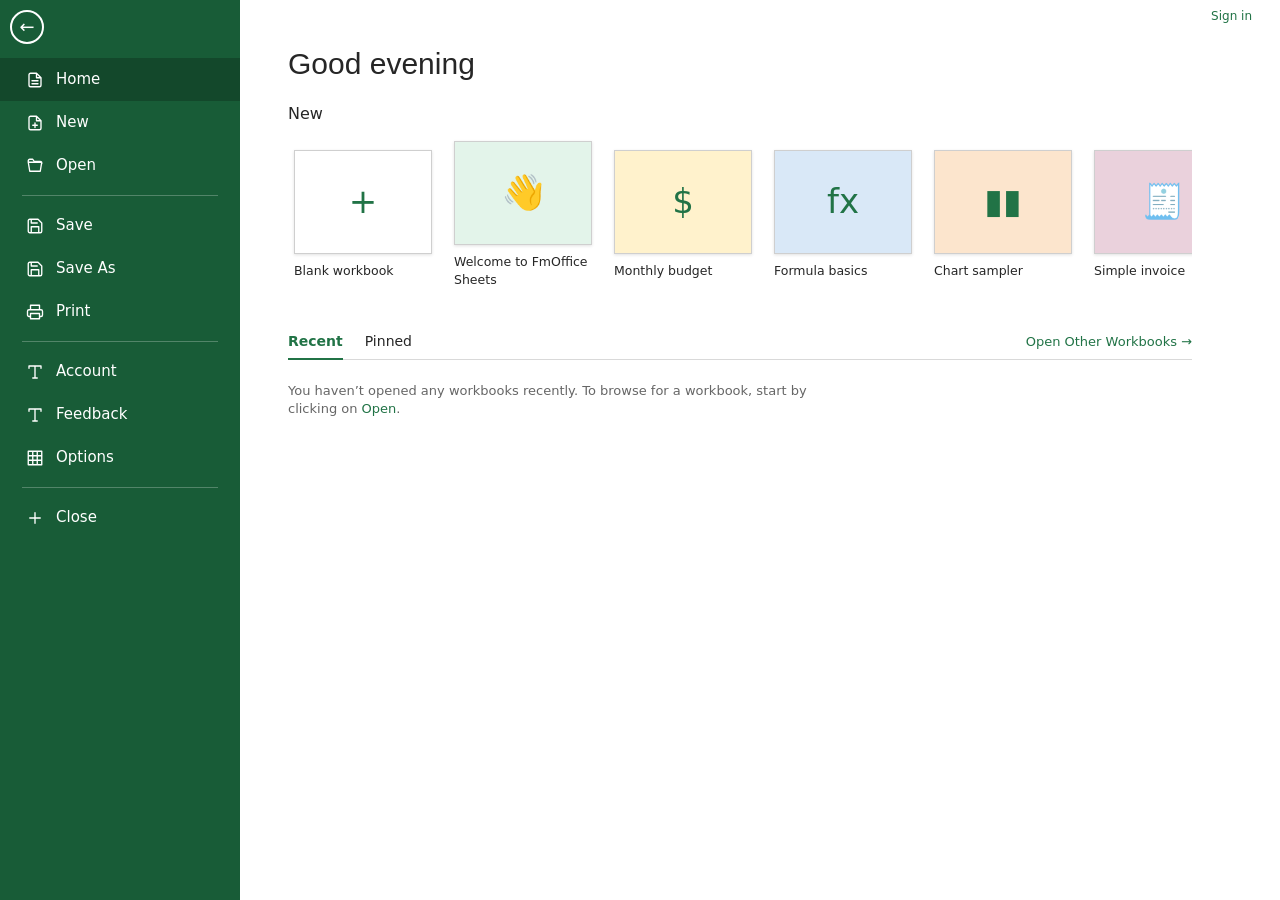
<file: app/index.html>
<!doctype html>
<html lang="en">
<head>
<meta charset="utf-8">
<meta name="viewport" content="width=device-width,initial-scale=1">
<title>FmOffice Sheets</title>
<link rel="icon" href="img/sheets-32.png">
<link rel="stylesheet" href="css/style.css">
<link rel="stylesheet" href="css/classic.css">
<link rel="stylesheet" href="css/backstage.css">
</head>
<body>
<div id="app">
  <header id="titlebar">
    <div class="brand"><img src="img/sheets.png" alt="" width="28" height="28"><span class="brand-name">FmOffice <b>Sheets</b></span></div>
    <div class="quick">
      <button class="qbtn" data-cmd="save" title="Save (Ctrl+S)"></button>
      <button class="qbtn" data-cmd="undo" title="Undo (Ctrl+Z)"></button>
      <button class="qbtn" data-cmd="redo" title="Redo (Ctrl+Y)"></button>
    </div>
    <div class="doc-title"><input id="docname" value="Book1" spellcheck="false" aria-label="File name"><span id="savestate"></span></div>
    <div class="tellme"><span class="ic" id="tellme-ic"></span><input id="tellme" placeholder="Tell me what you want to do…  (Alt+Q)" spellcheck="false"><div id="tellme-list" class="menu hidden"></div></div>
    <button class="qbtn" id="btn-theme" title="Light / dark mode"></button><span class="signin">Sign in</span>
  </header>
  <nav id="tabs"></nav>
  <section id="ribbon"></section>
  <div id="formulabar">
    <input id="namebox" spellcheck="false" aria-label="Name box">
    <span class="fx" id="fx-btn" title="Insert function"></span>
    <input id="fbar" spellcheck="false" aria-label="Formula bar" autocomplete="off">
  </div>
  <main id="gridwrap">
    <div id="scroller"><div id="content"><canvas id="cv"></canvas><div id="charts"></div><div id="filters"></div><textarea id="editor" class="hidden" spellcheck="false"></textarea><div id="acbox" class="menu hidden"></div></div></div>
  </main>
  <footer id="bottom">
    <div id="sheetbar"><button id="addsheet" title="New sheet"></button><div id="sheettabs"></div></div>
    <div id="status"><span class="views"><button id="v-normal" class="on" title="Normal">▦</button><button id="v-layout" title="Page Layout">▤</button><button id="v-break" title="Page Break Preview">▥</button></span><span id="ready">READY</span><span id="stats"></span>
      <span class="zoom"><button id="zoomout" title="Zoom out">−</button><input type="range" id="zoom" min="50" max="200" step="10" value="100"><button id="zoomin" title="Zoom in">+</button><span id="zoomv">100%</span></span></div>
  </footer>
</div>
<div id="backstage" class="hidden"></div>
<div id="menu" class="menu hidden"></div>
<div id="modal" class="hidden"></div>
<div id="toast" class="hidden"></div>
<input type="file" id="filein" accept=".xlsx,.xlsm,.csv,.tsv,.txt,.fmsx" class="hidden">
<script src="js/engine.js"></script>
<script src="js/xlsx.js"></script>
<script src="js/core.js"></script>
<script src="js/charts.js"></script>
<script src="js/ribbon.js"></script>
<script src="js/features.js"></script>
<script src="js/backstage.js"></script>
</body>
</html>
</file>
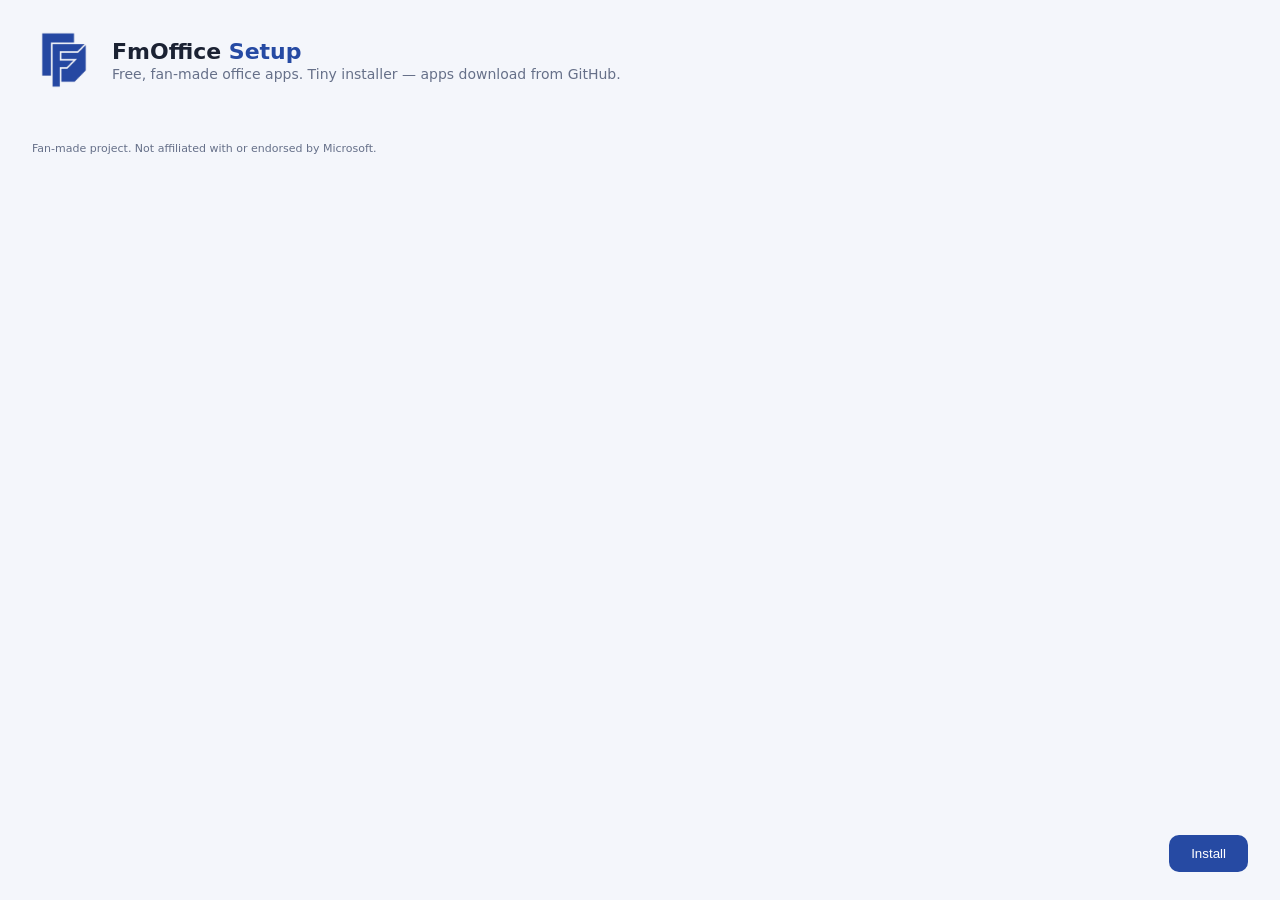
<file: setup/ui/index.html>
<!doctype html>
<html lang="en"><head><meta charset="utf-8"><title>FmOffice Setup</title>
<style>
:root{--blue:#264aa3;--blue2:#1d3a85;--bg:#f4f6fb;--text:#1b2233;--muted:#667089;--line:#dde3f0}
@media(prefers-color-scheme:dark){:root{--bg:#141925;--text:#e8ecf6;--muted:#9aa6c0;--line:#2a3350}}
*{box-sizing:border-box}body{margin:0;font:14px 'Segoe UI Variable','Segoe UI',system-ui,sans-serif;background:var(--bg);color:var(--text);display:flex;flex-direction:column;height:100vh;padding:28px 32px}
header{display:flex;align-items:center;gap:16px;margin-bottom:18px}header img{width:64px;height:64px}
h1{margin:0;font-size:22px}h1 span{color:var(--blue)}p.sub{margin:2px 0 0;color:var(--muted)}
.card{background:color-mix(in srgb,var(--bg) 70%,white 30%);border:1px solid var(--line);border-radius:14px;padding:14px 16px;display:flex;align-items:center;gap:14px;margin-bottom:10px}
.card.soon{opacity:.55}.card b{display:block}.card small{color:var(--muted)}.card input{width:18px;height:18px;accent-color:var(--blue)}
.dot{width:38px;height:38px;border-radius:10px;display:grid;place-items:center;color:#fff;font-weight:700}
.g{background:#1f8a4c}.b{background:#2b6fd6}.o{background:#d9822b}
.grow{flex:1}.path{font-size:12px;color:var(--muted);margin:6px 2px 14px;word-break:break-all}
.bar{height:10px;background:var(--line);border-radius:6px;overflow:hidden;margin:10px 0 6px}.bar i{display:block;height:100%;width:0;background:var(--blue);transition:width .2s}
button{border:0;border-radius:10px;padding:11px 22px;font:600 14px inherit;cursor:pointer;background:var(--blue);color:#fff}button:hover{background:var(--blue2)}button.alt{background:transparent;color:var(--text);border:1px solid var(--line)}button:disabled{opacity:.5;cursor:default}
footer{margin-top:auto;display:flex;gap:10px;justify-content:flex-end;align-items:center}#msg{margin-right:auto;color:var(--muted);font-size:13px}.err{color:#d6432b!important}
.note{font-size:11px;color:var(--muted);margin-top:12px}
</style></head><body>
<header><img src="logo.png" alt=""><div><h1>FmOffice <span>Setup</span></h1><p class="sub">Free, fan-made office apps. Tiny installer — apps download from GitHub.</p></div></header>
<div id="list"></div>
<div class="path" id="path"></div>
<div class="bar" id="barwrap" style="display:none"><i id="bar"></i></div>
<div id="msg"></div>
<div class="note">Fan-made project. Not affiliated with or endorsed by Microsoft.</div>
<footer><span id="msg2"></span><button class="alt" id="un" style="display:none">Uninstall</button><button id="go">Install</button></footer>
<script>
const T=window.__TAURI__,inv=(c,a)=>T.core.invoke(c,a),$=s=>document.querySelector(s);
const APPS=[{id:'sheets',name:'FmOffice Sheets',desc:'Spreadsheets — the Excel-style app',c:'g',l:'S',on:1},{id:'docs',name:'FmOffice Docs',desc:'Coming soon',c:'b',l:'D',soon:1},{id:'slides',name:'FmOffice Slides',desc:'Coming soon',c:'o',l:'P',soon:1}];
let info;
(async()=>{info=await inv('get_info');$('#path').textContent='Install location: '+info.installDir;
 $('#list').innerHTML=APPS.map(a=>`<label class="card ${a.soon?'soon':''}"><input type="checkbox" data-id="${a.id}" ${a.on?'checked':''} ${a.soon?'disabled':''}><div class="dot ${a.c}">${a.l}</div><div class="grow"><b>${a.name}</b><small>${a.desc}${info.installed.includes(a.id)?' · installed':''}</small></div></label>`).join('');
 if(info.installed.length){$('#go').textContent='Update / Reinstall';$('#un').style.display='';}
 if(info.uninstall){$('#go').style.display='none';$('#un').style.display='';$('#msg').textContent='Ready to uninstall FmOffice.';}
 T.event.listen('progress',e=>{const p=e.payload;$('#barwrap').style.display='';$('#bar').style.width=p.percent+'%';$('#msg').textContent=p.stage+' '+p.app+'…';});
})();
$('#go').onclick=async()=>{const ids=[...document.querySelectorAll('input:checked')].map(i=>i.dataset.id);if(!ids.length)return;
 $('#go').disabled=true;$('#msg').classList.remove('err');
 try{await inv('install',{ids});$('#msg').textContent='Installed! Look for FmOffice Sheets on your desktop and Start menu.';$('#go').textContent='Open Sheets';$('#go').disabled=false;$('#go').onclick=()=>inv('launch',{id:'sheets'});}
 catch(e){$('#msg').textContent=String(e);$('#msg').classList.add('err');$('#go').disabled=false;$('#barwrap').style.display='none';}};
$('#un').onclick=async()=>{if(!confirm('Remove FmOffice apps from this PC?'))return;await inv('uninstall');$('#msg').textContent='Uninstalled.';$('#un').style.display='none';$('#go').style.display='none';};
</script></body></html>
</file>
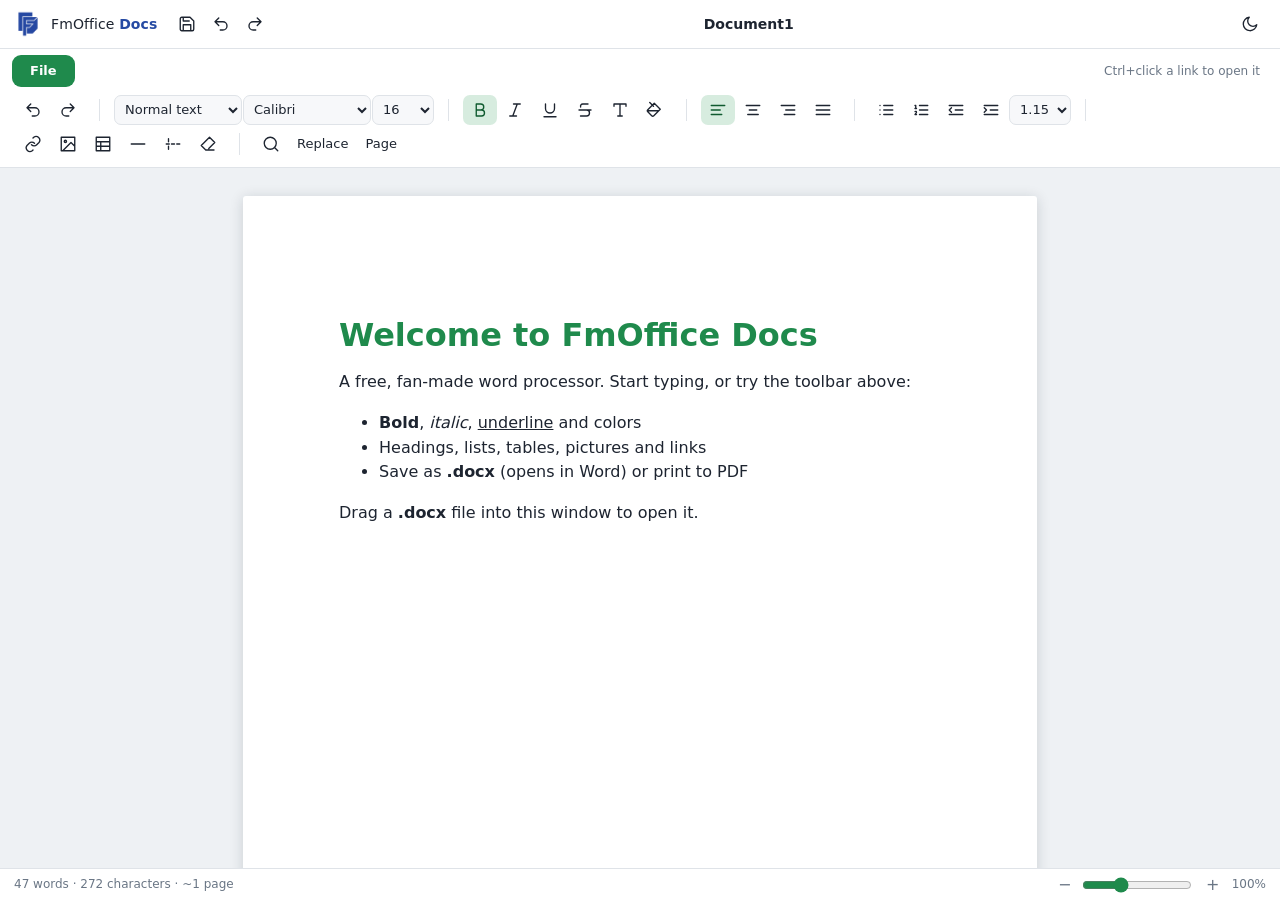
<file: app/docs.html>
<!doctype html>
<html lang="en"><head><meta charset="utf-8"><meta name="viewport" content="width=device-width,initial-scale=1">
<title>FmOffice Docs</title><link rel="icon" href="img/office-32.png">
<link rel="stylesheet" href="css/style.css"><link rel="stylesheet" href="css/office.css"></head>
<body><div id="app">
<header id="titlebar"><div class="brand brand-blue"><img src="img/office.png" width="28" height="28" alt=""><span class="brand-name">FmOffice <b>Docs</b></span></div>
<div class="quick" id="quick"></div>
<div class="doc-title"><input id="docname" value="Document1" spellcheck="false" aria-label="File name"><span id="savestate"></span></div>
<button class="qbtn" id="btn-theme" title="Light / dark mode"></button></header>
<nav id="tabs"></nav>
<section id="toolbar" class="toolbar"></section>
<main id="pagewrap"><div id="page" contenteditable="true" spellcheck="true"></div></main>
<div id="status2"><span id="wc">0 words</span><span class="zoom"><button id="zoomout">−</button><input type="range" id="zoom" min="50" max="200" step="10" value="100"><button id="zoomin">+</button><span id="zoomv">100%</span></span></div>
</div>
<div id="menu" class="menu hidden"></div><div id="modal" class="hidden"></div><div id="toast" class="hidden"></div>
<script src="js/xlsx.js"></script><script src="js/ui.js"></script><script src="js/docx.js"></script><script src="js/docs.js"></script>
</body></html>
</file>
<file: app/css/style.css>
:root{
  --accent:#1f8a4c; --accent-2:#176c3b; --accent-soft:#e3f4ea; --accent-ink:#0f5a2f;
  --bg:#eef1f4; --panel:#ffffff; --panel-2:#f7f8fa; --line:#dfe3e8; --text:#1d2430; --muted:#6a7685;
  --hover:#eaf0ee; --active:#d7ecdf; --shadow:0 6px 24px rgba(20,30,45,.14); --radius:10px;
  --grid:#e1e5ea; --cell:#ffffff; --hdr:#f4f6f8; --hdr-text:#5b6676; --hdr-sel:#d3ebdd; --hdr-sel-text:#0f5a2f; --sel:rgba(31,138,76,.13);
  --font:'Segoe UI Variable','Segoe UI',Inter,system-ui,-apple-system,Roboto,'Helvetica Neue',Arial,sans-serif;
}
:root[data-theme="dark"]{
  --accent:#3fbf7a; --accent-2:#2fa264; --accent-soft:#1c3a2b; --accent-ink:#9ce6bf;
  --bg:#14181d; --panel:#1d232a; --panel-2:#222a32; --line:#2e3741; --text:#e7ecf1; --muted:#93a0af;
  --hover:#26313a; --active:#2a4538; --shadow:0 8px 28px rgba(0,0,0,.5);
  --grid:#2b343d; --cell:#181d23; --hdr:#1f262d; --hdr-text:#a7b3c1; --hdr-sel:#24503a; --hdr-sel-text:#c9f3dc; --sel:rgba(63,191,122,.16);
}
*{box-sizing:border-box}
html,body{margin:0;height:100%;overflow:hidden;background:var(--bg);color:var(--text);font:13px/1.35 var(--font);-webkit-font-smoothing:antialiased}
#app{display:flex;flex-direction:column;height:100%}
.hidden{display:none!important}
button{font:inherit;color:inherit;cursor:pointer}
svg.i{width:18px;height:18px;stroke:currentColor;fill:none;stroke-width:1.8;stroke-linecap:round;stroke-linejoin:round;flex:none}
svg.i.lg{width:26px;height:26px;stroke-width:1.6}

/* title bar */
#titlebar{display:flex;align-items:center;gap:14px;padding:8px 14px;background:var(--panel);border-bottom:1px solid var(--line)}
.brand{display:flex;align-items:center;gap:9px;font-size:14px;letter-spacing:.1px;white-space:nowrap}
.brand b{color:var(--accent)}
.quick{display:flex;gap:2px}
.qbtn{width:32px;height:32px;border:0;background:transparent;border-radius:8px;display:grid;place-items:center;color:var(--text)}
.qbtn:hover{background:var(--hover)}
.qbtn.dis{opacity:.35;pointer-events:none}
.doc-title{display:flex;align-items:center;gap:8px;flex:1;justify-content:center;min-width:120px}
#docname{border:1px solid transparent;background:transparent;color:var(--text);font:600 14px var(--font);text-align:center;padding:4px 8px;border-radius:7px;min-width:80px;max-width:340px;width:200px}
#docname:hover{background:var(--hover)} #docname:focus{outline:0;border-color:var(--accent);background:var(--panel-2)}
#savestate{font-size:11px;color:var(--muted)}
.tellme{position:relative;display:flex;align-items:center;background:var(--panel-2);border:1px solid var(--line);border-radius:20px;padding:0 12px;width:320px}
.tellme:focus-within{border-color:var(--accent);box-shadow:0 0 0 3px var(--accent-soft)}
.tellme input{border:0;background:transparent;color:var(--text);padding:7px 8px;flex:1;outline:0;font:inherit;min-width:0}
.tellme .ic{display:grid;place-items:center;color:var(--muted)}
#tellme-list{top:38px;left:0;right:0}

/* tabs & ribbon */
#tabs{display:flex;gap:2px;padding:6px 12px 0;background:var(--panel)}
#tabs button{border:0;background:transparent;padding:7px 15px;border-radius:9px 9px 0 0;color:var(--muted);font-weight:500}
#tabs button:hover{color:var(--text);background:var(--hover)}
#tabs button.on{color:var(--accent-ink);background:var(--bg);font-weight:650;box-shadow:inset 0 -2px 0 var(--accent)}
#tabs button.file{background:var(--accent);color:#fff;border-radius:9px;margin-right:8px;padding:7px 18px;font-weight:600}
#tabs button.file:hover{background:var(--accent-2)}
#ribbon{background:var(--bg);padding:8px 10px 6px;min-height:104px;border-bottom:1px solid var(--line)}
.rpanel{display:none;gap:8px;align-items:stretch}
.rpanel.on{display:flex;flex-wrap:nowrap;overflow-x:auto;scrollbar-width:thin}
.group{background:var(--panel);border:1px solid var(--line);border-radius:var(--radius);padding:6px 8px 4px;display:flex;flex-direction:column;flex:none}
.group .body{display:flex;gap:2px;align-items:stretch;flex:1}
.group .glabel{font-size:11px;color:var(--muted);text-align:center;padding-top:3px}
.col{display:flex;flex-direction:column;gap:2px;justify-content:center}
.row{display:flex;gap:1px;align-items:center}
.btn{border:0;background:transparent;border-radius:7px;display:flex;align-items:center;gap:6px;padding:4px 7px;min-height:28px;color:var(--text);white-space:nowrap;position:relative}
.btn:hover{background:var(--hover)}
.btn.on{background:var(--active);color:var(--accent-ink)}
.btn.big{flex-direction:column;justify-content:center;gap:3px;padding:6px 10px;min-width:56px;font-size:12px}
.btn.sm{padding:3px 6px;min-height:26px;font-size:12px}
.btn .car{width:8px;height:8px;opacity:.55;margin-left:1px}
.btn .sw{position:absolute;left:7px;right:7px;bottom:2px;height:3px;border-radius:2px;background:currentColor}
.btn.dis{opacity:.4;pointer-events:none}
.sep{width:1px;background:var(--line);margin:3px 4px}
select.sel,input.num{border:1px solid var(--line);background:var(--panel-2);color:var(--text);border-radius:7px;padding:4px 6px;font:inherit;height:26px;outline:0}
select.sel:focus,input.num:focus{border-color:var(--accent)}
.acol{font-weight:700;font-size:15px;line-height:1;display:grid;place-items:center}

/* formula bar */
#formulabar{display:flex;align-items:center;gap:6px;padding:6px 10px;background:var(--panel);border-bottom:1px solid var(--line)}
#namebox{width:96px;border:1px solid var(--line);background:var(--panel-2);color:var(--text);border-radius:7px;padding:5px 9px;text-align:center;font:inherit;outline:0}
#fbar{flex:1;border:1px solid var(--line);background:var(--panel-2);color:var(--text);border-radius:7px;padding:5px 10px;font:14px 'Cascadia Mono','SF Mono',Consolas,monospace;outline:0}
#namebox:focus,#fbar:focus{border-color:var(--accent);box-shadow:0 0 0 3px var(--accent-soft)}
.fx{font:italic 700 14px Georgia,serif;color:var(--accent);padding:4px 10px;border-radius:7px;cursor:pointer;user-select:none}
.fx:hover{background:var(--hover)}

/* grid */
#gridwrap{position:relative;flex:1;min-height:0;background:var(--cell)}
#scroller{position:absolute;inset:0;overflow:auto;background:var(--cell);scrollbar-color:#9aa6b2 transparent}
#content{position:relative}
#cv{position:sticky;top:0;left:0;display:block;z-index:1;cursor:cell}
#charts{position:absolute;left:0;top:0;z-index:2;pointer-events:none}
#charts>.chart{pointer-events:auto}
#filters{position:absolute;left:0;top:0;z-index:3;pointer-events:none}
#editor{position:absolute;z-index:6;border:2px solid var(--accent);background:var(--cell);color:var(--text);outline:0;resize:none;overflow:hidden;padding:1px 4px;margin:0;box-shadow:0 2px 14px rgba(0,0,0,.18);white-space:pre;line-height:1.3}
.fbtn{position:absolute;width:18px;height:18px;border:1px solid var(--line);background:var(--panel);border-radius:5px;pointer-events:auto;display:grid;place-items:center;font-size:9px;color:var(--muted);cursor:pointer}
.fbtn.on{background:var(--accent);color:#fff;border-color:var(--accent)}

/* bottom */
#bottom{display:flex;justify-content:space-between;align-items:center;background:var(--panel);border-top:1px solid var(--line);padding:0 8px;height:36px}
#sheetbar{display:flex;align-items:center;gap:4px;min-width:0;overflow:hidden}
#addsheet{width:28px;height:28px;border:0;background:transparent;border-radius:50%;display:grid;place-items:center;color:var(--accent)}
#addsheet:hover{background:var(--hover)}
#sheettabs{display:flex;gap:2px;overflow-x:auto;scrollbar-width:none}
.stab{padding:5px 16px;border-radius:8px 8px 0 0;border:0;background:transparent;color:var(--muted);position:relative;white-space:nowrap;font-weight:500}
.stab:hover{background:var(--hover)}
.stab.on{background:var(--bg);color:var(--accent-ink);font-weight:650;box-shadow:inset 0 -2px 0 var(--accent)}
.stab .tc{position:absolute;left:8px;right:8px;bottom:0;height:3px;border-radius:2px}
#status{display:flex;align-items:center;gap:18px;color:var(--muted);font-size:12px;white-space:nowrap}
#stats{display:flex;gap:14px;color:var(--text)}
#stats b{font-weight:600;color:var(--muted)}
.zoom{display:flex;align-items:center;gap:6px}
.zoom button{width:22px;height:22px;border:0;border-radius:50%;background:transparent;font-size:16px;line-height:1;color:var(--muted)}
.zoom button:hover{background:var(--hover)}
.zoom input{width:110px;accent-color:var(--accent)}
#zoomv{width:38px;text-align:right}

/* menus, dialogs */
.menu{position:fixed;z-index:50;background:var(--panel);border:1px solid var(--line);border-radius:12px;box-shadow:var(--shadow);padding:6px;min-width:190px;max-height:70vh;overflow:auto}
.tellme .menu{position:absolute}
.mi{display:flex;align-items:center;gap:10px;width:100%;border:0;background:transparent;padding:7px 10px;border-radius:7px;text-align:left}
.mi:hover,.mi.hl{background:var(--hover)}
.mi .k{margin-left:auto;color:var(--muted);font-size:11px;padding-left:18px}
.mi.dis{opacity:.4;pointer-events:none}
.mh{padding:6px 10px 3px;font-size:11px;text-transform:uppercase;letter-spacing:.6px;color:var(--muted)}
.msep{height:1px;background:var(--line);margin:5px 4px}
.pal{display:grid;grid-template-columns:repeat(10,20px);gap:4px;padding:6px}
.pal i{width:20px;height:20px;border-radius:5px;border:1px solid rgba(0,0,0,.12);cursor:pointer}
.pal i:hover{transform:scale(1.15)}
#modal{position:fixed;inset:0;z-index:100;background:rgba(10,15,22,.45);display:grid;place-items:center;backdrop-filter:blur(2px)}
.dlg{background:var(--panel);border-radius:16px;box-shadow:var(--shadow);min-width:380px;max-width:92vw;max-height:88vh;display:flex;flex-direction:column;border:1px solid var(--line)}
.dlg h3{margin:0;padding:16px 20px 8px;font-size:16px}
.dlg .dbody{padding:6px 20px 12px;overflow:auto;display:flex;flex-direction:column;gap:10px}
.dlg .dfoot{display:flex;justify-content:flex-end;gap:8px;padding:12px 20px 16px}
.dlg label{display:flex;flex-direction:column;gap:4px;color:var(--muted);font-size:12px}
.dlg label.ck{flex-direction:row;align-items:center;gap:8px;color:var(--text);font-size:13px}
.dlg input[type=text],.dlg input[type=number],.dlg select,.dlg textarea{border:1px solid var(--line);background:var(--panel-2);color:var(--text);border-radius:8px;padding:8px 10px;font:inherit;outline:0}
.dlg input:focus,.dlg select:focus,.dlg textarea:focus{border-color:var(--accent);box-shadow:0 0 0 3px var(--accent-soft)}
.pbtn,.gbtn{border:0;border-radius:9px;padding:8px 18px;font-weight:600}
.pbtn{background:var(--accent);color:#fff}.pbtn:hover{background:var(--accent-2)}
.gbtn{background:var(--panel-2);border:1px solid var(--line)}.gbtn:hover{background:var(--hover)}
.flist{max-height:300px;overflow:auto;border:1px solid var(--line);border-radius:10px}
.flist .fi{padding:8px 12px;border-bottom:1px solid var(--line);cursor:pointer}
.flist .fi:hover,.flist .fi.hl{background:var(--hover)}
.flist .fi b{color:var(--accent-ink)} .flist .fi small{display:block;color:var(--muted)}
.row2{display:grid;grid-template-columns:1fr 1fr;gap:10px}
.prev{padding:10px 14px;border:1px dashed var(--line);border-radius:10px;font-size:15px;background:var(--panel-2);min-height:42px}
#toast{position:fixed;left:50%;bottom:56px;transform:translateX(-50%);z-index:200;background:#1d2430;color:#fff;padding:10px 18px;border-radius:24px;box-shadow:var(--shadow)}
#acbox{position:absolute;z-index:8;min-width:230px;max-height:220px;padding:4px;border-radius:10px}
.chart{position:absolute;background:var(--panel);border:1px solid var(--line);border-radius:12px;box-shadow:0 4px 18px rgba(0,0,0,.12);overflow:hidden;cursor:move}
.chart.sel{outline:2px solid var(--accent)}
.chart .rz{position:absolute;right:0;bottom:0;width:16px;height:16px;cursor:nwse-resize;background:linear-gradient(135deg,transparent 55%,var(--accent) 55%)}
.chart svg{display:block;width:100%;height:100%}
.chart text{fill:var(--text);font:11px var(--font)}
@media(max-width:900px){.tellme{display:none}.brand-name{display:none}}
@media print{body *{visibility:hidden}}
</file>
<file: app/css/classic.css>
/* FmOffice Sheets — "Classic" skin: flat, Excel-2013-style layout (original artwork, FmOffice branding) */
:root{
  --accent:#217346; --accent-2:#185c37; --accent-soft:#dcefe3; --accent-ink:#217346;
  --bg:#f3f3f3; --panel:#fff; --panel-2:#fff; --line:#d4d4d4; --text:#262626; --muted:#666; --hover:#e1ecf4; --active:#c9ddec; --radius:0;
  --grid:#d4d4d4; --hdr:#e6e6e6; --hdr-text:#333; --hdr-sel:#d2d2d2; --hdr-sel-text:#217346; --sel:rgba(33,115,70,.12);
  --font:'Segoe UI','Segoe UI Variable',Inter,system-ui,-apple-system,Roboto,Arial,sans-serif;
}
:root[data-theme="dark"]{
  --accent:#3fbf7a; --accent-2:#2fa264; --accent-soft:#1c3a2b; --accent-ink:#9ce6bf;
  --bg:#262b31; --panel:#1f2429; --panel-2:#242a30; --line:#3a424b; --text:#e7ecf1; --muted:#9aa6b4; --hover:#2d3a45; --active:#35506a;
  --grid:#323a43; --hdr:#2a3138; --hdr-text:#c4ced9; --hdr-sel:#3a4650; --hdr-sel-text:#9ce6bf; --sel:rgba(63,191,122,.16);
}
body{font-size:12px}
/* title bar */
#titlebar{padding:0 8px;height:30px;gap:8px;background:var(--panel);border-bottom:0}
.brand{gap:6px;font-size:12px}.brand img{width:20px;height:20px}
.quick{gap:0}.qbtn{width:26px;height:26px;border-radius:0}.qbtn svg.i{width:15px;height:15px;color:var(--accent)}
.doc-title{justify-content:center}
#docname{font:12px var(--font);color:var(--muted);border-radius:0;width:220px;padding:2px 6px}
#docname::after{content:' - Sheets'}
.tellme{width:260px;border-radius:0;height:22px;background:var(--panel);border-color:var(--line);padding:0 6px}
.tellme input{padding:2px 6px;font-size:12px}
.signin{color:var(--accent);font-size:12px;padding:0 10px;cursor:default;white-space:nowrap}
/* tabs */
#tabs{padding:0 0 0 0;gap:0;background:var(--panel);align-items:flex-end;height:26px;border-bottom:1px solid var(--line)}
#tabs button{padding:0 14px;height:26px;border-radius:0;font-size:12px;letter-spacing:.2px;text-transform:uppercase;color:var(--text);border:1px solid transparent;border-bottom:0;margin-bottom:-1px}
#tabs button:hover{background:transparent;color:var(--accent)}
#tabs button.on{background:var(--bg);color:var(--accent);font-weight:400;box-shadow:none;border-color:var(--line);border-bottom:1px solid var(--bg)}
#tabs button.file{background:var(--accent);color:#fff;border-radius:0;margin:0 4px 0 0;padding:0 20px;height:26px;font-weight:600;margin-bottom:-1px;border-color:var(--accent)}
#tabs button.file:hover{background:var(--accent-2);color:#fff}
/* ribbon */
#ribbon{background:var(--bg);padding:0;min-height:92px;height:92px;border-bottom:1px solid var(--line)}
.rpanel{gap:0;height:100%}
.group{background:transparent;border:0;border-right:1px solid var(--line);border-radius:0;padding:3px 6px 0;position:relative}
.group .body{padding-bottom:1px;gap:3px}
.group .glabel{font-size:11px;color:#555;padding:0 14px 2px;line-height:14px;position:relative}
:root[data-theme=dark] .group .glabel{color:var(--muted)}
.group .glabel::after{content:'';position:absolute;right:0;bottom:3px;width:8px;height:8px;border-right:1px solid #8a8a8a;border-bottom:1px solid #8a8a8a;opacity:.7}
.col{gap:0;justify-content:flex-start}
.btn{border-radius:2px;border:1px solid transparent;min-height:22px;padding:1px 5px;gap:5px;font-size:12px}
.btn:hover{background:var(--hover);border-color:#a8c4d9}
.btn.on{background:var(--active);border-color:#7ea4c4;color:var(--text)}
.btn.big{min-width:54px;padding:3px 6px 2px;gap:2px;font-size:12px;justify-content:flex-start;line-height:1.1}
.btn.big .car{margin-left:0}
.btn.big span{text-align:center;max-width:76px;white-space:normal}
.btn.sm{min-height:20px;padding:1px 5px;font-size:12px;justify-content:flex-start}
.btn svg.i{width:16px;height:16px;stroke-width:1.5;color:#3a3a3a}
:root[data-theme=dark] .btn svg.i{color:#cfd8e1}
.btn.big svg.i.lg{width:32px;height:32px;stroke-width:1.2;color:var(--accent)}
.col>.row{height:24px}
select.sel,input.num{border-radius:0;height:22px;background:var(--panel);border-color:#ababab;padding:1px 3px;font-size:12px}
.sep{margin:3px 3px}
/* formula bar */
#formulabar{padding:0;gap:0;background:var(--panel);border-bottom:1px solid var(--line);height:24px;border-top:0}
#namebox{width:100px;height:24px;border:0;border-right:1px solid var(--line);border-radius:0;background:var(--panel);text-align:left;padding:0 6px;font-size:12px}
#fbar{height:24px;border:0;border-left:1px solid var(--line);border-radius:0;background:var(--panel);font:13px Calibri,'Segoe UI',sans-serif;padding:0 6px}
#namebox:focus,#fbar:focus{box-shadow:none;border-color:var(--line)}
.fx{border-radius:0;padding:0 10px;font:italic 600 13px Georgia,serif;color:#444;border-left:1px solid var(--line);border-right:0;height:24px;display:grid;place-items:center}
:root[data-theme=dark] .fx{color:#cfd8e1}
.fx:hover{background:var(--hover)}
/* grid chrome */
#scroller{scrollbar-color:#bdbdbd #f0f0f0}
.fbtn{border-radius:0}
.chart{border-radius:0}
/* bottom: sheet tabs row + green status bar */
#bottom{display:block;padding:0;height:auto;border-top:1px solid var(--line);background:var(--bg)}
#sheetbar{height:26px;padding:0 0 0 4px;gap:2px;align-items:flex-end;background:var(--bg)}
#addsheet{width:22px;height:22px;border:1px solid #bdbdbd;border-radius:50%;margin:0 6px 2px 4px;color:var(--accent);background:var(--panel)}
#addsheet svg.i{width:13px;height:13px}
#sheettabs{align-items:flex-end;height:100%;gap:0}
.stab{padding:0 16px;height:23px;border-radius:0;color:var(--text);border:1px solid transparent;border-top:0;font-size:12px;font-weight:400;margin-right:-1px;background:transparent}
.stab:hover{background:var(--hover)}
.stab.on{background:var(--panel);color:var(--accent);font-weight:600;border-color:#bdbdbd;box-shadow:inset 0 -2px 0 var(--accent);height:25px}
#status{background:var(--accent);color:#fff;height:22px;padding:0 10px;justify-content:space-between;gap:14px;font-size:12px}
#status #stats{margin-left:auto;color:#fff;gap:18px}#stats b{color:#d5ecdd}
#ready{min-width:60px;letter-spacing:.3px}
.views{display:flex;gap:0;order:5;margin-left:6px}
.views button{background:transparent;border:0;color:#fff;width:24px;height:22px;font-size:13px;opacity:.75;border-radius:0}
.views button.on,.views button:hover{background:rgba(255,255,255,.22);opacity:1}
.zoom{order:9}.zoom button{color:#fff;font-size:16px}.zoom button:hover{background:rgba(255,255,255,.2)}.zoom input{accent-color:#fff;width:100px}
#zoomv{color:#fff}
/* menus & dialogs stay soft but squarer */
.menu{border-radius:2px;padding:2px;box-shadow:2px 3px 10px rgba(0,0,0,.28)}
.mi{border-radius:0;padding:5px 10px}.mi:hover,.mi.hl{background:var(--hover)}
.dlg{border-radius:2px}.pbtn,.gbtn{border-radius:2px;padding:6px 16px}
body.painting #cv{cursor:copy}
@media(max-width:900px){#ribbon{overflow-x:auto}}
.group{padding:3px 3px 0}.btn{padding:1px 3px}.btn.big{min-width:48px}.btn.big span{max-width:70px}
.col>.row .sep{margin:3px 1px}
#ribbon .btn,#ribbon select.sel{font-size:11.5px}.btn{gap:4px}
@media(max-width:1340px){.btn.sm svg.i{width:14px;height:14px}.group .glabel{padding:0 12px 2px}}
.group .glabel{padding:0 11px 2px}.group{padding:3px 2px 0}
#ribbon{height:98px;min-height:98px}#modal{z-index:300}#toast{z-index:320}
</file>
<file: app/css/backstage.css>
/* Backstage (File screen) */
#backstage{position:fixed;inset:0;z-index:120;display:flex;background:#fff;color:#262626;font:13px/1.4 var(--font);outline:0}
:root[data-theme=dark] #backstage{background:#1d2227;color:#e7ecf1}
.bs-side{width:240px;background:#185c37;color:#fff;display:flex;flex-direction:column;padding:6px 0;flex:none}
.bs-back{align-self:flex-start;margin:4px 10px 14px;width:34px;height:34px;border-radius:50%;border:2px solid #fff;background:transparent;color:#fff;font-size:18px;line-height:1}
.bs-back:hover{background:rgba(255,255,255,.18)}
.bs-nav{display:flex;align-items:center;gap:12px;border:0;background:transparent;color:#fff;text-align:left;padding:11px 26px;font-size:15px}
.bs-nav svg.i{width:18px;height:18px;stroke:#fff}
.bs-nav:hover{background:rgba(255,255,255,.14)}.bs-nav.on{background:rgba(0,0,0,.22)}
.bs-sep{height:1px;background:rgba(255,255,255,.25);margin:8px 22px}
.bs-main{flex:1;min-width:0;overflow:auto;display:flex;flex-direction:column}
.bs-top{display:flex;justify-content:flex-end;padding:8px 18px;color:#217346}
.bs-top .signin{color:#217346}
:root[data-theme=dark] .bs-top .signin{color:#9ce6bf}
.bs-body{padding:0 48px 40px;max-width:1000px;width:100%}
.bs-greet{font:300 30px 'Segoe UI Light','Segoe UI',sans-serif;margin:14px 0 22px}
.bs-h{font-size:16px;margin:14px 0 10px}.bs-h.big{font:300 28px 'Segoe UI Light','Segoe UI',sans-serif;margin:14px 0 20px}
.bs-tiles{display:flex;gap:10px;overflow-x:auto;padding-bottom:6px}.bs-tiles.wrap{flex-wrap:wrap;overflow:visible}
.bs-tile{width:150px;border:2px solid transparent;background:transparent;padding:4px;text-align:left;color:inherit;flex:none}
.bs-tile:hover{border-color:#217346}
.bs-thumb{display:grid;place-items:center;height:104px;border:1px solid #cfcfcf;font-size:34px;color:#217346;font-weight:300;box-shadow:0 1px 3px rgba(0,0,0,.12)}
:root[data-theme=dark] .bs-thumb{color:#1d2430}
.bs-tn{display:block;margin-top:8px;font-size:12.5px}
.bs-tabs{display:flex;gap:22px;align-items:center;border-bottom:1px solid #d9d9d9;margin:26px 0 12px}
.bs-tabs button{border:0;background:transparent;color:inherit;padding:6px 0;font-size:14px;border-bottom:2px solid transparent;margin-bottom:-1px}
.bs-tabs button.on{border-bottom-color:#217346;color:#217346;font-weight:600}
.bs-more,.bs-empty a{margin-left:auto;color:#217346;cursor:pointer;font-size:13px}.bs-more:hover,.bs-empty a:hover{text-decoration:underline}
.bs-empty{color:#666;padding:10px 0;max-width:520px}.bs-empty a{margin:0}
.bs-rlist{display:flex;flex-direction:column}
.bs-r{display:flex;gap:12px;align-items:center;border:0;background:transparent;text-align:left;padding:8px 10px;color:inherit}
.bs-r:hover{background:#e8f3ec}:root[data-theme=dark] .bs-r:hover{background:#2a3a31}
.bs-r svg.i{width:26px;height:26px;color:#217346;stroke-width:1.3}.bs-r small{display:block;color:#777}
.bs-cards{display:flex;flex-direction:column;gap:8px;max-width:520px}
.bs-card{display:flex;gap:16px;align-items:center;border:1px solid #d4d4d4;background:transparent;color:inherit;text-align:left;padding:14px 18px}
.bs-card:hover{border-color:#217346;background:#eef7f1}:root[data-theme=dark] .bs-card:hover{background:#26362d}
.bs-card svg.i{color:#217346}.bs-card small{display:block;color:#777;margin-top:2px}
.bs-about{display:flex;gap:18px;align-items:flex-start;max-width:560px}.bs-about p{margin:8px 0}.mut{color:#777}
</file>
<file: app/css/office.css>
/* shared styles for Docs & Slides (on top of style.css) */
.toolbar{display:flex;flex-wrap:wrap;gap:4px 6px;align-items:center;padding:8px 12px;background:var(--panel);border-bottom:1px solid var(--line)}
.toolbar .sep{height:22px}
.toolbar .grp{display:flex;align-items:center;gap:1px;padding:0 4px;border-radius:9px}
.toolbar select.sel{height:30px}
.toolbar .btn{min-height:30px;padding:4px 8px}
.toolbar input[type=color]{width:26px;height:26px;border:0;padding:0;background:none;cursor:pointer}
.tbtn-cap{font-size:12px;color:var(--muted)}
#status2{display:flex;justify-content:space-between;align-items:center;height:32px;padding:0 14px;background:var(--panel);border-top:1px solid var(--line);color:var(--muted);font-size:12px}
.brand-blue b{color:#264aa3}
:root[data-theme=dark] .brand-blue b{color:#7ea0ff}

/* docs */
#pagewrap{flex:1;min-height:0;overflow:auto;background:var(--bg);padding:28px 16px 60px;display:flex;justify-content:center;align-items:flex-start}
#page{background:#fff;color:#1d2430;width:794px;min-height:1123px;padding:96px;box-shadow:0 2px 14px rgba(20,30,45,.16);outline:0;font:16px/1.55 Calibri,'Segoe UI',system-ui,sans-serif;transform-origin:top center;word-wrap:break-word;overflow-wrap:anywhere;border-radius:3px}
#page.letter{width:816px;min-height:1056px}
:root[data-theme=dark] #page{box-shadow:0 2px 18px rgba(0,0,0,.6)}
#page h1{font-size:2em;margin:.6em 0 .3em;color:#1f8a4c}#page h2{font-size:1.5em;margin:.6em 0 .3em;color:#1f8a4c}#page h3{font-size:1.2em;margin:.6em 0 .3em;color:#2f5d43}#page h4,#page h5,#page h6{margin:.5em 0 .2em;color:#2f5d43}
#page p{margin:0 0 .7em}#page blockquote{margin:.8em 0 .8em 1.5em;padding-left:1em;border-left:3px solid #1f8a4c;color:#555;font-style:italic}
#page table{border-collapse:collapse;margin:.6em 0;width:100%}#page td,#page th{border:1px solid #9aa4ae;padding:6px 9px;min-width:40px;vertical-align:top}
#page img{max-width:100%}#page a{color:#2b6fd6}#page hr{border:0;border-top:1px solid #9aa4ae;margin:1em 0}
#page .pb{border-top:2px dashed #b8c0c8;margin:1.4em -96px;height:0;position:relative;break-after:page}
#page .pb::after{content:'page break';position:absolute;right:96px;top:-9px;background:#fff;padding:0 8px;font-size:11px;color:#9aa4ae}
@media print{
  body *{visibility:hidden}
  #page,#page *{visibility:visible}
  html,body{overflow:visible;height:auto;background:#fff}
  #app{display:block;height:auto}#pagewrap{overflow:visible;padding:0;display:block;background:#fff}
  #page{position:absolute;left:0;top:0;width:100%!important;min-height:0;padding:0;box-shadow:none;transform:none!important}
  #page .pb{border:0;margin:0}#page .pb::after{display:none}
}

/* slides */
#sl-main{flex:1;min-height:0;display:flex}
#thumbs{width:210px;flex:none;overflow:auto;background:var(--panel);border-right:1px solid var(--line);padding:12px 10px;display:flex;flex-direction:column;gap:10px}
.thumb{position:relative;border:2px solid transparent;border-radius:8px;padding:3px;cursor:pointer;background:transparent}
.thumb:hover{background:var(--hover)}.thumb.on{border-color:var(--accent);background:var(--accent-soft)}
.thumb .num{position:absolute;left:-1px;top:-1px;background:var(--accent);color:#fff;border-radius:7px 0 7px 0;font-size:11px;padding:1px 6px;z-index:2}
.thumb .sv{width:182px;height:102.4px;overflow:hidden;border-radius:4px;box-shadow:0 1px 4px rgba(0,0,0,.25);position:relative;background:#fff;pointer-events:none}
.thumb .sv>div{transform-origin:0 0;transform:scale(.18958);width:960px;height:540px;position:absolute;left:0;top:0}
#stagewrap{flex:1;min-width:0;display:flex;flex-direction:column;background:var(--bg)}
#stagearea{flex:1;min-height:0;display:grid;place-items:center;overflow:auto;padding:20px}
#stage{position:relative;width:960px;height:540px;background:#fff;box-shadow:0 4px 24px rgba(20,30,45,.22);transform-origin:center center;overflow:hidden;flex:none;user-select:none}
.el{position:absolute;box-sizing:border-box;cursor:move}
.el.txt{padding:6px 10px;line-height:1.25;white-space:pre-wrap;word-break:break-word;overflow:hidden}
.el.sel{outline:2px solid var(--accent)}
.el[contenteditable=true]{cursor:text;user-select:text;outline:2px solid var(--accent)}
.hd{position:absolute;width:11px;height:11px;background:#fff;border:2px solid var(--accent);border-radius:3px;z-index:5}
#notes{height:84px;border-top:1px solid var(--line);background:var(--panel);display:flex}
#notes textarea{flex:1;border:0;background:transparent;color:var(--text);padding:8px 14px;font:13px var(--font);resize:none;outline:0}
#show{position:fixed;inset:0;background:#000;z-index:300;display:grid;place-items:center}
#show .sv{position:relative;overflow:hidden;background:#fff}
#show .sv>div{transform-origin:0 0;position:absolute;left:0;top:0;width:960px;height:540px}
#show .hint{position:absolute;bottom:10px;right:14px;color:#aaa;font-size:12px}
@media print{#print-slides{display:block!important}#print-slides .pgs{page-break-after:always;width:960px;height:540px;position:relative;overflow:hidden}@page{size:960px 540px;margin:0}}
#print-slides{display:none}
</file>
